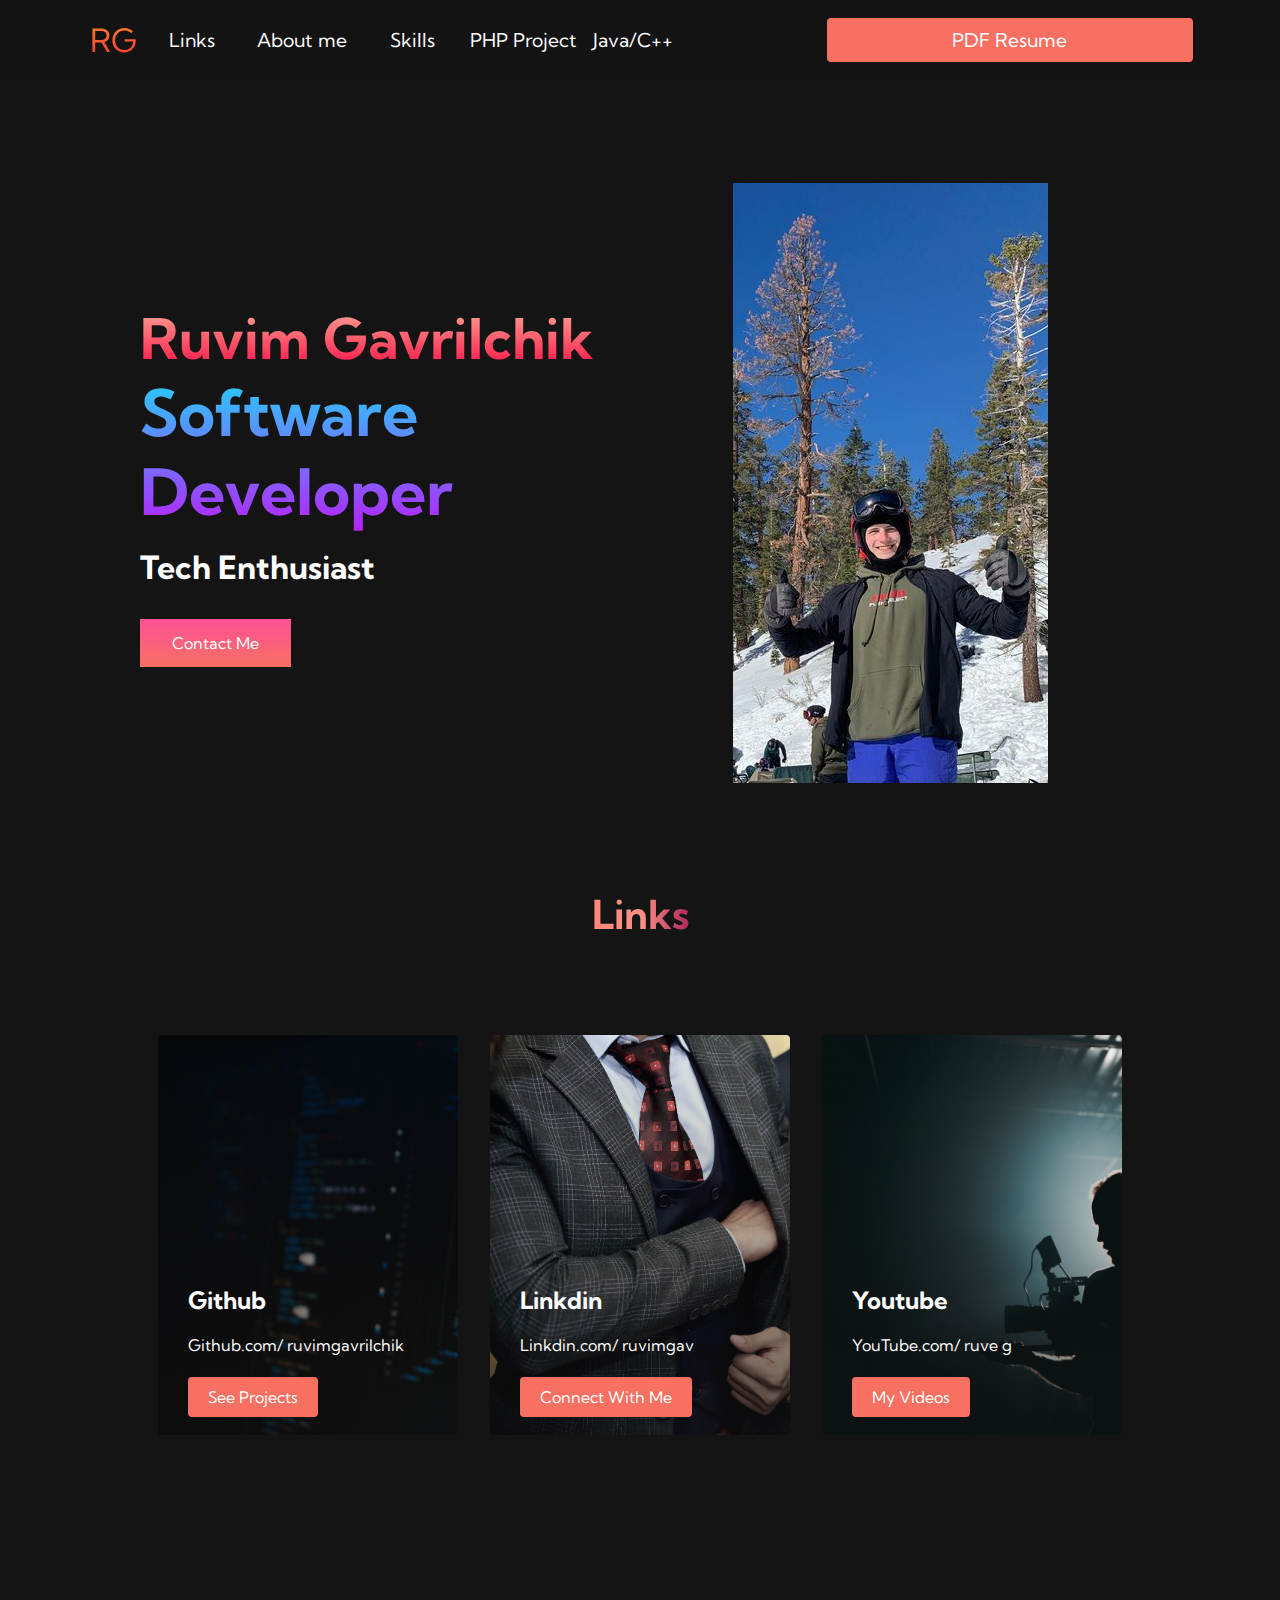
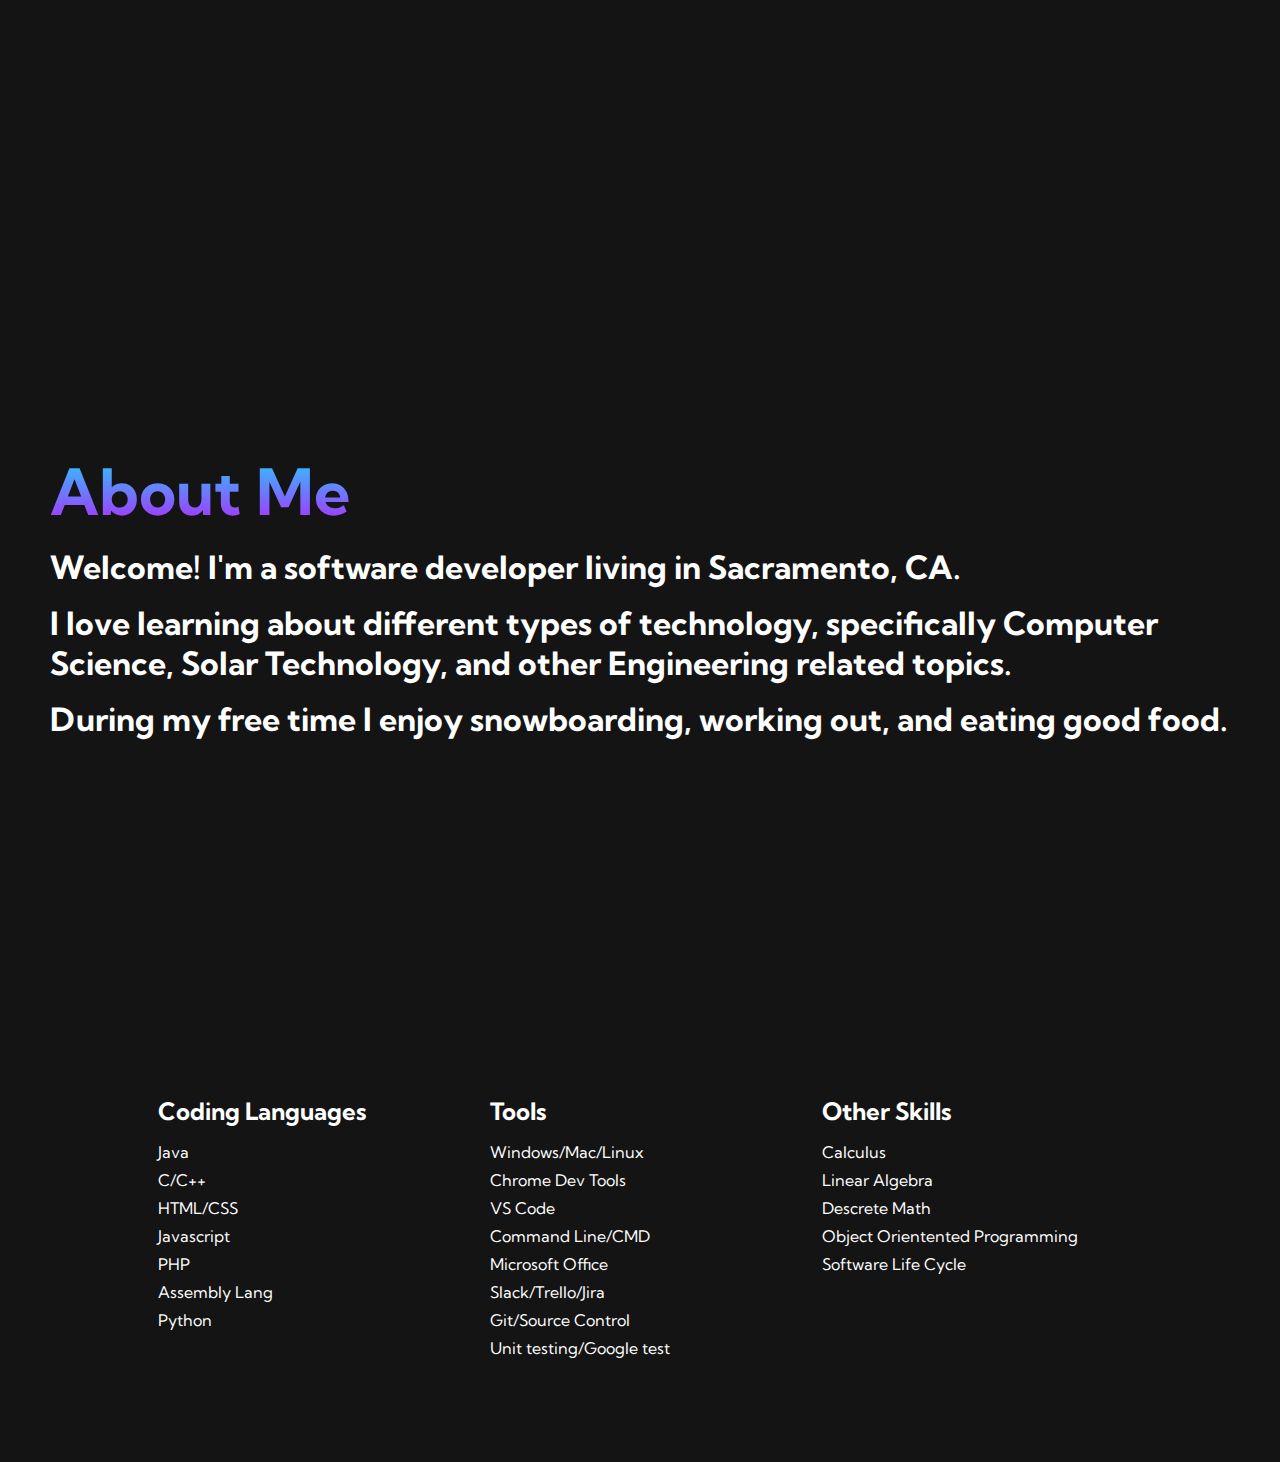
<file: index.html>
<!DOCTYPE html>
<html lang="en">
  <head>
    <meta charset="UTF-8">
    <meta name="viewport" content="width=device-width, initial-scale=1.0">
    <meta http-equiv="X-UA-Compatible" content="ie=edge">
    <title>Ruvim G</title>
    <link rel="stylesheet" href="style/contactstyles.css">
    <link rel="stylesheet" href="style/styles.css">
    <!-- Fontawesome.com --> 
    <link href="https://fonts.googleapis.com/css2?family=Kumbh+Sans:wght@400;700&display=swap" rel="stylesheet">
  </head>
  <body>

    <!-- navigation bar section -->
    <nav class="navbar">
      <div class="navbar__container">
        <a href="/index.html" id="navbar__logo">RG</a>
        <div class="navbar__toggle" id="mobile-menu">
          <span class="bar"></span>
          <span class="bar"></span>
          <span class="bar"></span>    
        </div>
        <ul class="navbar__menu">
          <li class="navbar__item">
            <a href="#link" class="navbar__links">Links</a>
          </li>
          <li class="navbar__item">
            <a href="#about" class="navbar__links">About me</a>
          </li>
          <li class="navbar__item">
            <a href="/index.html" class="navbar__links">Skills</a>
          </li>
          <li class="navbar__item">
            <a href="/Project_1.html" class="navbar__links">PHP Project</a>
          </li>
          <li class="navbar__item">
            <a href="/Project_2.html" class="navbar__links">Java/C++</a>
          </li>
          <li class="navbar__btn">
            <a href="/Ruvim Gavrilchik Resume 2022.pdf" class="button" target="_blank">PDF Resume</a>
          </li>
        </ul>
      </div>
    </nav>

    <!-- HERO SECTION -->

    <div class="main" id="main">
      <div class="main__container">

        <div class="main__content">
          <h1>Ruvim Gavrilchik</h1>
          <h2> Software Developer</h2>
          <p> Tech Enthusiast </p>
          <button class="main__btn"><a href="/contact.html">Contact Me</a></button>
        </div>

        <div class="main__img--container">
          <img src="images/profilepic.jpg" alt="Picture of yours truly" id="main__img">
        </div>

      </div>
    </div>

    <!-- link SECTION -->
    <div class="link" id="link">
      <h1>Links</h1>
      <div class="link__container">
        
        <!--link 1-->
        <div class="link__card">
          <h2>Github</h2>
          <p>Github.com/ ruvimgavrilchik</p>
          <button class="main__btn">
            <a href="https://github.com/ruvimgavrilchik" target="_blank">See Projects</a>
          </button>
        </div>

        <!--link 2-->
        <div class="link__card">
          <h2>Linkdin</h2>
          <p>Linkdin.com/ ruvimgav</p>
          <button class="main__btn">
            <a href="https://www.linkedin.com/in/ruvimgav/" target="_blank">Connect With Me</a>
          </button>
        </div>

        <!--link 3-->
        <div class="link__card">
          <h2>Youtube</h2>
          <p>YouTube.com/ ruve g</p>
          <button class="main__btn">
            <a href="https://www.youtube.com/channel/UCnFqGnpHzXiRj4AakbyGQQw" target="_blank">My Videos</a>
          </button>
        </div>

      </div>
    </div>
    

    <!-- About Me SECTION -->
    <div class="about" id="about">
      <div class="about__container">

        <div class="about__content">
          <h2>About Me</h2>
          <p> Welcome! I'm a software developer living in Sacramento, CA. <br> </p>
          <p> I love learning about different types of technology, 
              specifically Computer Science, Solar Technology, and other Engineering related topics.
          </p>
          <p> During my free time I enjoy snowboarding, working out, and eating good food.</p>
        </div>

      </div>
    </div>





    <!-- Footer SECTION 
    mobile friendly
    mobile optimized
    responsive design -->
    
    <div class="footer__container">
      
      <div class="footer__links">
        <div class="footer__link--wrapper">
          <div class="footer__link--items">
            <h2> Coding Languages </h2>
            <a href="/">Java </a>
            <a href="/">C/C++</a>
            <a href="/">HTML/CSS</a>
            <a href="/">Javascript</a>
            <a href="/">PHP</a>
            <a href="/">Assembly Lang</a>
            <a href="/">Python</a>
          </div>

          <div class="footer__link--items">
            <h2>Tools </h2>
            <a href="/">Windows/Mac/Linux</a>
            <a href="/">Chrome Dev Tools</a>
            <a href="/">VS Code</a>
            <a href="/">Command Line/CMD</a>
            <a href="/">Microsoft Office</a>
            <a href="/">Slack/Trello/Jira</a>
            <a href="/">Git/Source Control</a>
            <a href="/">Unit testing/Google test</a>
          </div>

          <div class="footer__link--items">
            <h2> Other Skills </h2>
            <a href="/">Calculus</a>
            <a href="/">Linear Algebra</a>
            <a href="/">Descrete Math</a>
            <a href="/">Object Orientented Programming</a>
            <a href="/">Software Life Cycle</a>
          </div>

        </div>
      </div>
    </div>

    <script src="app.js"></script>
    
  </body>
</html>
</file>
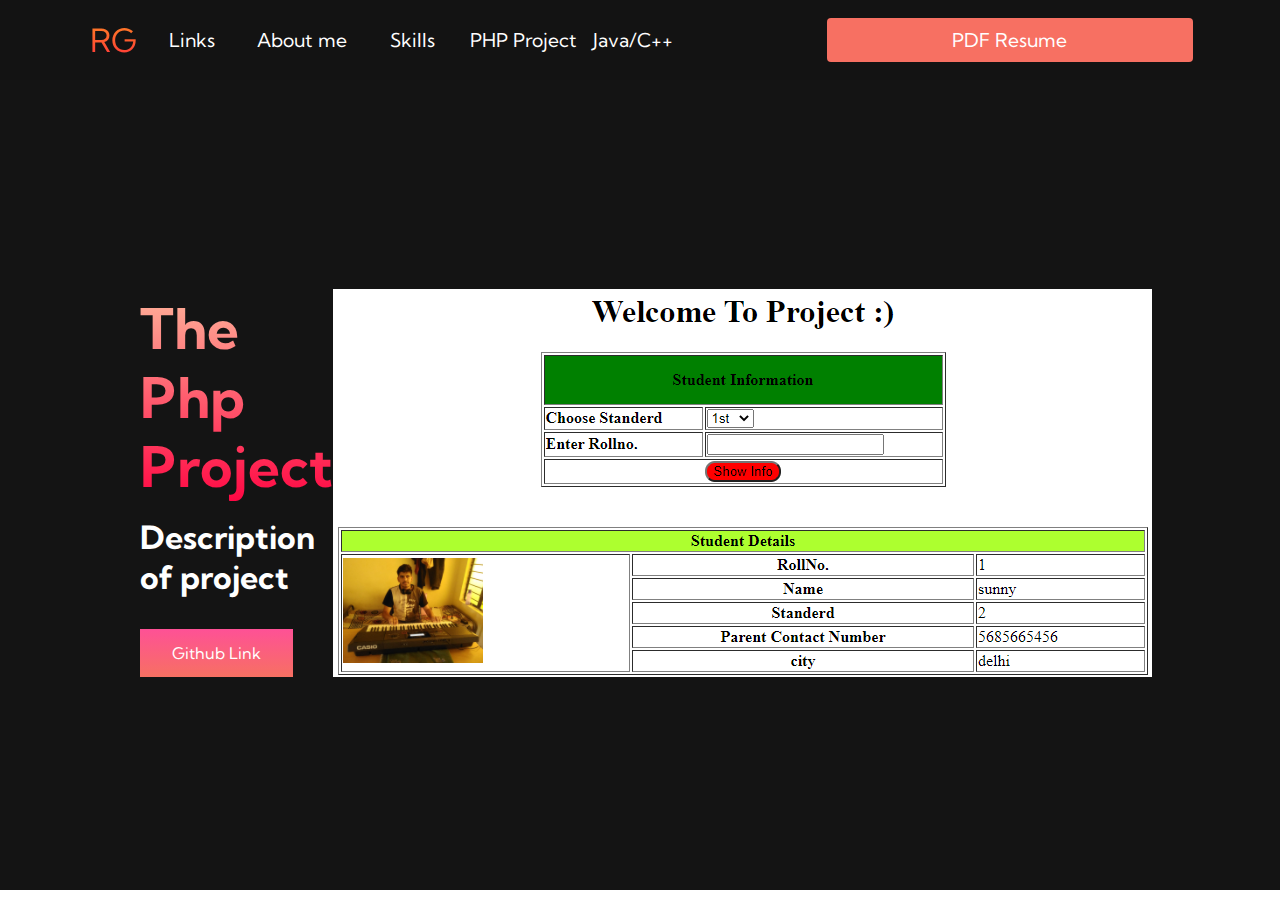
<file: Project_1.html>
<!DOCTYPE html>
<html lang="en">
  <head>
    <meta charset="UTF-8">
    <meta name="viewport" content="width=device-width, initial-scale=1.0">
    <meta http-equiv="X-UA-Compatible" content="ie=edge">
    <title>Ruvim G</title>
    <link rel="stylesheet" href="style/styles.css">
    <!-- Fontawesome.com --> 
    <link href="https://fonts.googleapis.com/css2?family=Kumbh+Sans:wght@400;700&display=swap" rel="stylesheet">
  </head>
  <body>

    <!-- navigation bar section -->
    <nav class="navbar">
      <div class="navbar__container">
        <a href="/index.html" id="navbar__logo">RG</a>
        <div class="navbar__toggle" id="mobile-menu">
          <span class="bar"></span>
          <span class="bar"></span>
          <span class="bar"></span>    
        </div>
        <ul class="navbar__menu">
          <li class="navbar__item">
            <a href="/index.html#link" class="navbar__links">Links</a>
          </li>
          <li class="navbar__item">
            <a href="/index.html#about" class="navbar__links">About me</a>
          </li>
          <li class="navbar__item">
            <a href="/index.html" class="navbar__links">Skills</a>
          </li>
          <li class="navbar__item">
            <a href="/Project_1.html" class="navbar__links">PHP Project</a>
          </li>
          <li class="navbar__item">
            <a href="/Project_2.html" class="navbar__links">Java/C++</a>
          </li>
          <li class="navbar__btn">
            <a href="/Ruvim Gavrilchik Resume 2022.pdf" class="button" target="_blank">PDF Resume</a>
          </li>
        </ul>
      </div>
    </nav>

    <!-- HERO SECTION -->

    <div class="main">
      <div class="main__container">

        <div class="main__content">
          <h1>The Php Project</h1>
          <p> Description of project </p>
          <button class="main__btn"><a href="/">Github Link</a></button>
        </div>

        <div class="main__img--container">
          <img src="images/php__project.png" alt="Preview of my php project" id="main__img">
        </div>

      </div>
    </div>



    <script src="app.js"></script>
    
  </body>
</html>
</file>
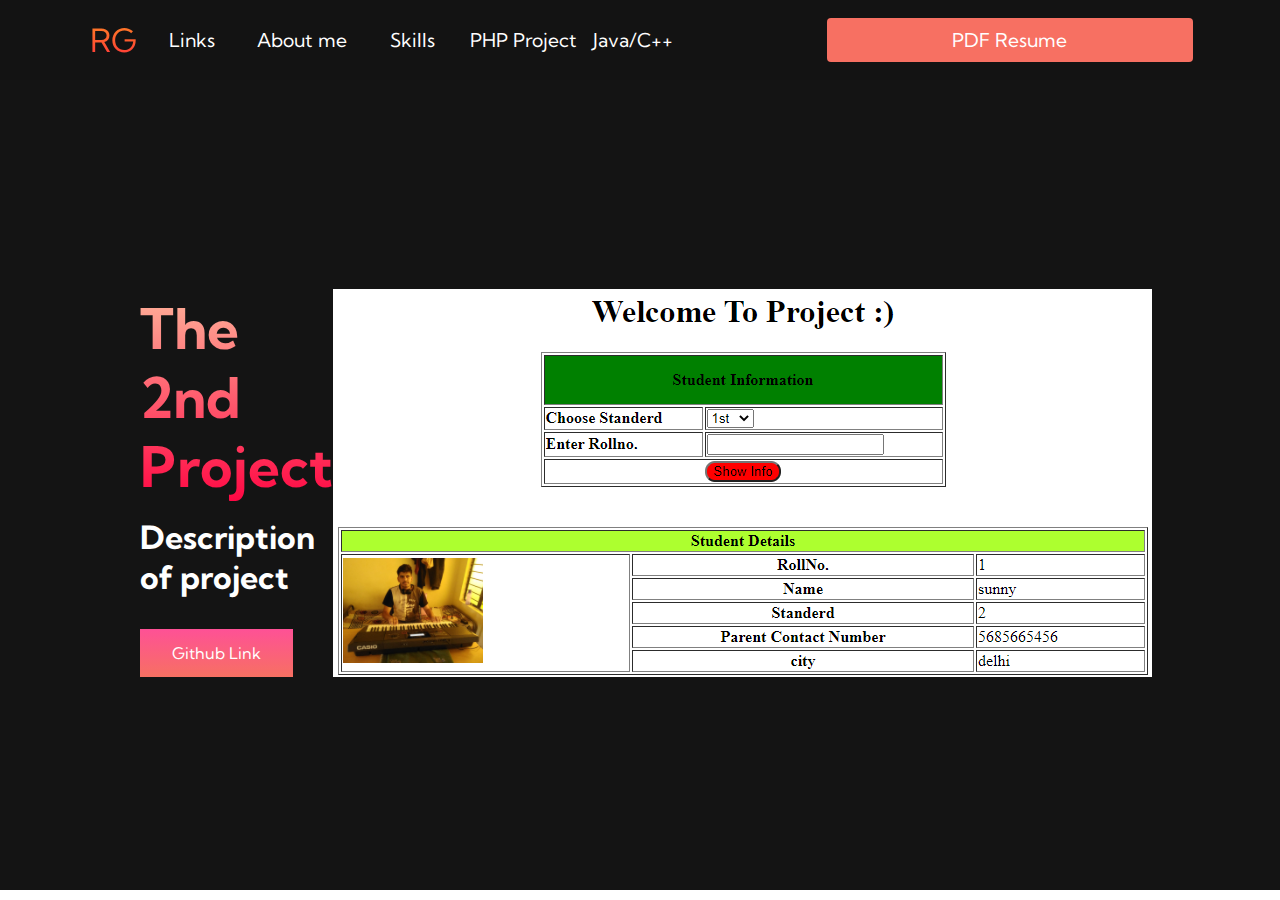
<file: Project_2.html>
<!DOCTYPE html>
<html lang="en">
  <head>
    <meta charset="UTF-8">
    <meta name="viewport" content="width=device-width, initial-scale=1.0">
    <meta http-equiv="X-UA-Compatible" content="ie=edge">
    <title>Ruvim G</title>
    <link rel="stylesheet" href="style/styles.css">
    <!-- Fontawesome.com --> 
    <link href="https://fonts.googleapis.com/css2?family=Kumbh+Sans:wght@400;700&display=swap" rel="stylesheet">
  </head>
  <body>

    <!-- navigation bar section -->
    <nav class="navbar">
      <div class="navbar__container">
        <a href="/index.html" id="navbar__logo">RG</a>
        <div class="navbar__toggle" id="mobile-menu">
          <span class="bar"></span>
          <span class="bar"></span>
          <span class="bar"></span>    
        </div>
        <ul class="navbar__menu">
          <li class="navbar__item">
            <a href="/index.html#link" class="navbar__links">Links</a>
          </li>
          <li class="navbar__item">
            <a href="/index.html#about" class="navbar__links">About me</a>
          </li>
          <li class="navbar__item">
            <a href="/index.html" class="navbar__links">Skills</a>
          </li>
          <li class="navbar__item">
            <a href="/Project_1.html" class="navbar__links">PHP Project</a>
          </li>
          <li class="navbar__item">
            <a href="/Project_2.html" class="navbar__links">Java/C++</a>
          </li>
          <li class="navbar__btn">
            <a href="/Ruvim Gavrilchik Resume 2022.pdf" class="button" target="_blank">PDF Resume</a>
          </li>
        </ul>
      </div>
    </nav>

    <!-- HERO SECTION -->

    <div class="main">
      <div class="main__container">

        <div class="main__content">
          <h1>The 2nd Project</h1>
          <p> Description of project </p>
          <button class="main__btn"><a href="/">Github Link</a></button>
        </div>

        <div class="main__img--container">
          <img src="images/php__project.png" alt="Preview of my second project" id="main__img">
        </div>

      </div>
    </div>

    <script src="app.js"></script>
    
  </body>
</html>
</file>
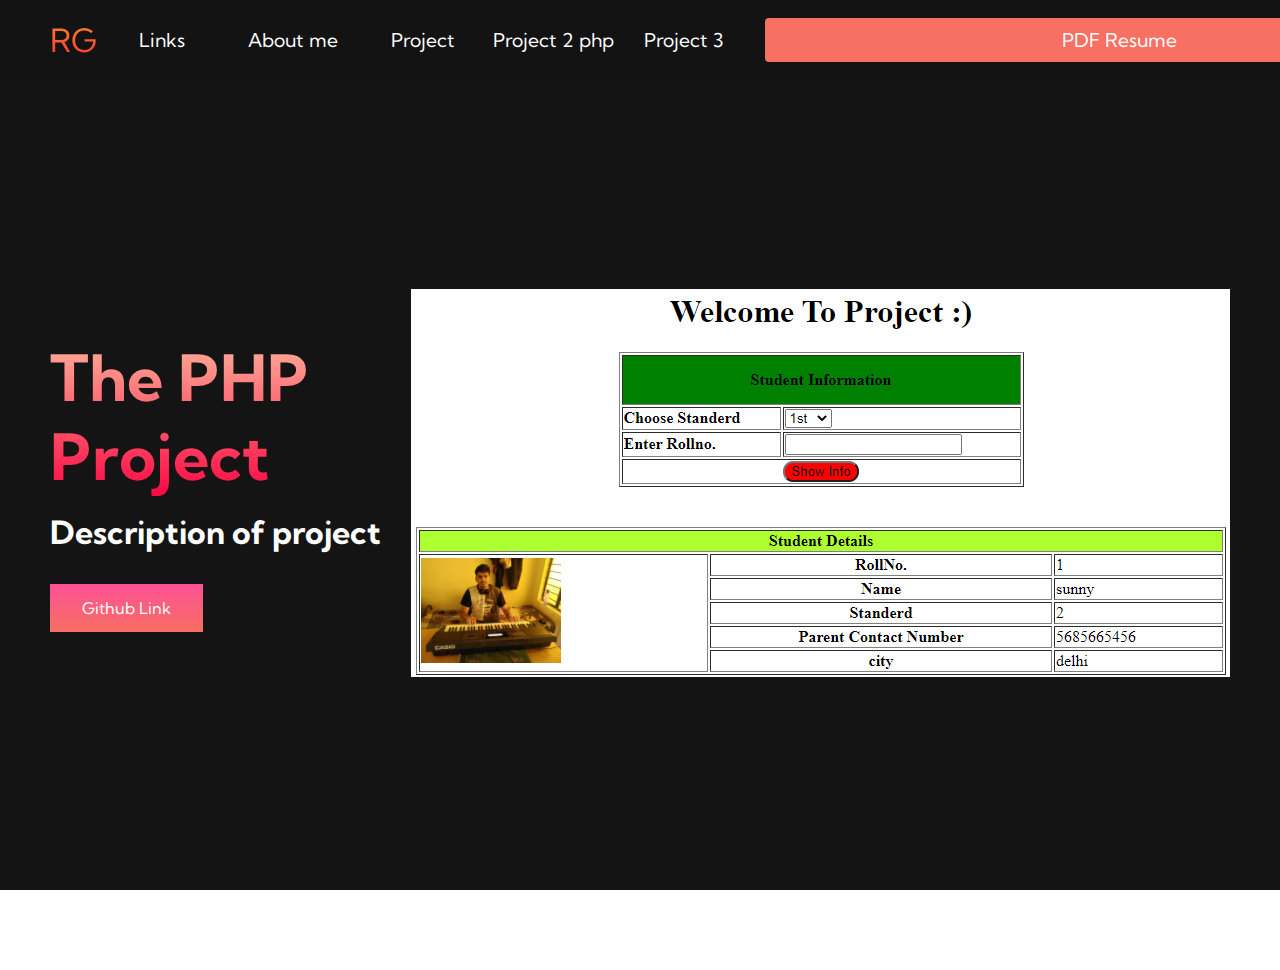
<file: tech.html>
<!DOCTYPE html>
<html lang="en">
  <head>
    <meta charset="UTF-8">
    <meta name="viewport" content="width=device-width, initial-scale=1.0">
    <meta http-equiv="X-UA-Compatible" content="ie=edge">
    <title>Ruvim G</title>
    <link rel="stylesheet" href="styles.css">
    <!-- Fontawesome.com --> 
    <link href="https://fonts.googleapis.com/css2?family=Kumbh+Sans:wght@400;700&display=swap" rel="stylesheet">
  </head>
  <body>

    <!-- Top navigation bar section -->
    <nav class="navbar">
      <div class="navbar__container">
        <a href="/" id="navbar__logo">RG</a>
        <div class="navbar__toggle" id="mobile-menu">
          <span class="bar"></span>
          <span class="bar"></span>
          <span class="bar"></span>    
        </div>
        <ul class="navbar__menu">
          <li class="navbar__item">
            <a href="/" class="navbar__links">Links</a>
          </li>
          <li class="navbar__item">
            <a href="/tech.html" class="navbar__links">About me</a>
          </li>
          <li class="navbar__item">
            <a href="/algo.php" class="navbar__links">Project </a>
          </li>
          <li class="navbar__item">
            <a href="/footer.php" class="navbar__links">Project 2 php</a>
          </li>
          <li class="navbar__item">
            <a href="/header.php" class="navbar__links">Project 3 </a>
          </li>
          <li class="navbar__btn">
            <a href="/" class="button">PDF Resume</a>
          </li>
        </ul>
      </div>
    </nav>

    <!-- HERO SECTION -->

    <div class="main">
      <div class="main__container">

        <div class="main__content">
          <h1>The PHP Project</h1>
          <p> Description of project </p>
          <button class="main__btn"><a href="/">Github Link</a></button>
        </div>

        <div class="main__img--container">
          <img src="images/php__project.png" alt="Preview of my PHP project" id="main__img">
        </div>

      </div>
    </div>




      <div class="social__media">
        <div class="social__media--wrap">
          <div class="footer__logo">
            <a href="/" id="footer__logo"><i class="fas fa-gem"></i>RG</a>
          </div>
          <p class="website__right">RG 2020. All Rights Reserved Copyright</p>
          <div class="social__icons">
            <a href="/" class="social__icon--link" target="_blank"><i class="fab fa-linkdin"></i></a>
            <a href="/" class="social__icon--link" target="_blank"><i class="fab fa-github"></i></a>
            <a href="/" class="social__icon--link" target="_blank"><i class="fab fa-youtube"></i></a>
          </div>
        </div>
      </div>
    </div>

    <script src="app.js"></script>
    
  </body>
</html>
</file>
<file: style/contactstyles.css>
/* Contact Section Css*/

.contact {
    background-color: #141414;
  }
  
  .contact__container {
    display: grid;
    grid-template-columns: 1fr 1fr;
    align-items: center;
    justify-self: center;
    margin: 0 auto;
    height: 90vh;
    background-color: #141414;
    z-index: 1;
    width: 100%;
    max-width: 1300px;
    padding: 0 50px;
  }
  
  /* targets h2 content in main__content div */
  .contact h1 {
    font-size: 4rem;
    background-color: #ff8177;
    background-image: linear-gradient(to top, #b721ff 0%, #21d4fd 100%);
    background-size: 100%;
    -webkit-background-clip: text;
    -moz-background-clip: text;
    -webkit-text-fill-color: transparent;
    -moz-text-fill-color: transparent;
  }
  
  .contact__btn {
    font-size: 1rem;
    background-image: linear-gradient(to top, #f77062 0%, #fe5196 100%);
    padding: 14px 32px;
    border: none;
    border-radius: 0px;
    color: #fff;
    margin-top: 2rem;
    cursor: pointer;
    position: relative;
    transition: all 0.35s;
    outline: none;
  }
  
  .form__control {
    width: 600px;
    font-weight: 650;
    background: transparent;
    border: none;
    outline: none;
    border-bottom: 1px solid rgb(119, 117, 117);
    color:#fff;
    font-size: 25px;
    margin-bottom: 20px;
  }
</file>
<file: style/styles.css>
*{
  box-sizing: border-box;
  margin: 0;
  padding: 0;
  font-family: 'Kumbh Sans', sans-serif;
}

.navbar {
  background: #131313;
  height: 80;
  display: flex;
  justify-content: center;
  align-items: center;
  font-size: 1.2rem;
  position: sticky;
  top: 0;
  z-index: 999;
}

.navbar__container {
  display:  flex;
  justify-content: space-between;
  height: 80;
  z-index: 1;
  width: 100%;
  max-width: 1200px;
  margin: 0 auto;
  padding: 0 50px;
}

#navbar__logo {
  background-color: #ff8177;
  background-image: linear-gradient(to top, #ff0844 0%, #ffb119 100%);
  background-size: 100%;
  -webkit-background-clip: text;
  -moz-background-clip: text;
  -webkit-text-fill-color: transparent;
  -moz-text-fill-color: transparent;
  display: flex;
  align-items: center;
  cursor: pointer;
  text-decoration: none;
  font-size: 2rem;
}

/* class for logo */ 
.fa-gem {
  margin-right: 0.5rem;
}

.navbar__menu {
  display: flex;
  align-items: center;
  list-style: none;
  text-align: center;
}

.navbar__item {
  height: 80px;
  width: 210px;
}

.navbar__links {
  color: #fff;
  display: flex;
  align-items: center;
  justify-content: center;
  text-decoration: none;
  padding: 0 1rm;
  height: 100%
}

.navbar__btn {
  display: flex;
  justify-content: center;
  align-items: center;
  padding: 0 1rem;
  width: 100%;
}

.button {
  display: flex;
  justify-content: center;
  align-items: center;
  text-decoration: none;
  padding: 10px 20px;
  height: 100%;
  width: 60%;
  border: none;
  outline: none;
  border-radius: 4px;
  background: #f77062;
  color: #fff;
}

.button:hover {
  background: #4837ff;
  transition: all 0.3s ease;
}

.navbar__links:hover {
  color: #f77062;
  transition: all 0.3s ease;
}

@media screen and (max-width: 960px) {
  .navbar__container{
    display: flex;
    justify-content: space-between;
    height: 80px;
    z-index: 1;
    width:100%;
    max-width: 1300px;
    padding: 0;
  }

  .navbar__menu {
    display: grid;
    grid-template-columns: auto;
    margin: 0;
    width: 100%;
    position: absolute;
    top: -1000px;
    opacity: 0;
    transition: all 0.5s ease;
    height: 50vh;
    z-index: -1;
  }

  .navbar__menu.active {
    background: #131313;
    top: 100%;
    opacity: 1;
    transition: all 0.5s ease;
    z-index: 99;
    height: 50vh;
    font-size: 1.6rem;
  }

  #navbar__logo {
    padding-left: 25px;
  }

  .navbar__toggle .bar {
    width: 25px;
    height: 3px;
    margin: 5px auto;
    transition: all 0.3s ease-in-out;
    background: #fff;
  }

  .navbar__item {
    width: 100%;
  }

  .navbar__links {
    text-align: center;
    padding: 2rem;
    width: 100%;
    display: table;
  }

  #mobile-menu {
    position: absolute;
    top: 20%;
    right: 5%;
    transform: translate(5%,20%);
  }

  .navbar__btn {
    padding-bottom: 2rem;
  }

  .button {
    display: flex;
    justify-content: center;
    align-items: center;
    width: 80%;
    height: 80px;
    margin: 0;
  }

  .navbar__toggle .bar {
    display: block;
    cursor: pointer;
  }

  #mobile-menu.is-active .bar:nth-child(2) {
    opacity: 0%;
  }
  
  #mobile-menu.is-active .bar:nth-child(1) {
    transform: translateY(8px) rotate(45deg);
  }
  
  #mobile-menu.is-active .bar:nth-child(3) {
    transform: translateY(-8px) rotate(-45deg);
  }

}























/* Hero Section Css*/

.main {
  background-color: #141414;
}

.main__container {
  display: grid;
  grid-template-columns: 1fr 1fr;
  align-items: center;
  justify-self: center;
  margin: 0 auto;
  height: 90vh;
  background-color: #141414;
  z-index: 1;
  width: 100%;
  max-width: 1100px;
  padding: 0 50px;
}

/* targets h1 content in main__content div */
.main__content h1 {
  font-size: 3.5rem;
  background-color: #ff8177;
  background-image: linear-gradient(to top, #ff0844 0%, #ffb199 100%);
  background-size: 100%;
  -webkit-background-clip: text;
  -moz-background-clip: text;
  -webkit-text-fill-color: transparent;
  -moz-text-fill-color: transparent;
}

/* targets h2 content in main__content div */
.main__content h2 {
  font-size: 4rem;
  background-color: #ff8177;
  background-image: linear-gradient(to top, #b721ff 0%, #21d4fd 100%);
  background-size: 100%;
  -webkit-background-clip: text;
  -moz-background-clip: text;
  -webkit-text-fill-color: transparent;
  -moz-text-fill-color: transparent;
}

.main__content p {
  margin-top: 1rem;
  font-size: 2rem;
  font-weight: 700;
  color:#fff;
  /*google fonts kumbh*/
}


.main__btn {
  font-size: 1rem;
  background-image: linear-gradient(to top, #f77062 0%, #fe5196 100%);
  padding: 14px 32px;
  border: none;
  border-radius: 0px;
  color: #fff;
  margin-top: 2rem;
  cursor: pointer;
  position: relative;
  transition: all 0.35s;
  outline: none;
}

.main__btn a {
  position: relative;
  z-index: 2;
  color: #fff;
  text-decoration: none;
}

.main__btn:after {
  position: absolute;
  content: '';
  top: 0;
  left: 0;
  width: 0;
  height: 100%;
  background: #4837ff;
  transition: all 0.35s;
  border-radius: 4px;
}

.main__btn:hover {
  color: #fff;
}

.main__btn:hover:after{
  width:100%;
}

.main__img--container {
  text-align:center;

}

#main_img {
  height: 50%;
  width: 50%;
}



/*   Mobile responsiveness */
@media screen and (max-width: 768px) {
  .main__container{
    display: grid;
    grid-template-columns: auto;
    align-items: center;
    justify-self: center;
    width: 100%;
    margin: 0 auto;
    height: 090vh;
  }

  .main__content {
    text-align: center;
    margin-bottom: 4rem;
  }

  .main__content h1 {
    font-size: 2.5rem;
    margin-top: 2rem;
  }

  .main__content h2 {
    font-size: 3rem;
  }

  .main__content p {
    margin-top: 1rem;
    font-size: 1.5rem;
  }
}

/*same as above but make it for 480 px */
@media screen and (max-width: 480px) {
  .main__container{
    display: grid;
    grid-template-columns: auto;
    align-items: center;
    justify-self: center;
    width: 100%;
    margin: 0 auto;
    height: 090vh;
  }

  .main__content {
    text-align: center;
    margin-bottom: 4rem;
  }

  .main__content h1 {
    font-size: 2rem;
    margin-top: 3rem;
  }

  .main__content h2 {
    font-size: 2rem;
  }

  .main__content p {
    margin-top: 2rem;
    font-size: 1.5rem;
  }

  .main__btn {
    padding: 12px 36px;
    margin: 2.5rem 0;
  }

}




















/* Links */
.link {
  background: #141414;
  display: flex;
  flex-direction: column;
  align-items: center;
  height: 100vh;
}

.link h1 {
  background-color: #ff8177;
  background-image: linear-gradient(to right, 
  #ff8177 0%, 
  #ff867a 0%, 
  #ff8c7f 21%, 
  #f99185 52%, 
  #cf556c 78%, 
  #b12a5b 100%
  );
  background-size: 100%;
  margin-bottom: 5rem;
  font-size: 2.5rem;
  -webkit-background-clip: text;
  -moz-background-clip: text;
  -webkit-text-fill-color: transparent;
  -moz-text-fill-color: transparent;
}

.link__container {
  display: flex;
  justify-content: center;
  flex-wrap: nowrap;
}

.link__card {
  margin: 1rem;
  height: 400px;
  width: 300px;
  border-radius: 4px;
  /*linear gradiant makes the background a little darker to help user read text better*/
  background-image: linear-gradient(to bottom, 
    rgba(0,0,0,0) 0%, 
    rgba(17,17,17,0.6) 100%), 
    url('/images/code.jpg');
  background-size: cover;
  position: relative;
  color: #fff;
}

.link__card:nth-child(2) {
  background-image: linear-gradient(to bottom, 
  rgba(0,0,0,0) 0%, 
  rgba(17,17,17,0.6) 100%), 
  url('/images/suit.jpg');
}

.link__card:nth-child(3) {
  background-image: linear-gradient(to bottom, 
  rgba(0,0,0,0) 0%, 
  rgba(17,17,17,0.6) 100%), 
  url('/images/youtube.jpg');
}

.link h2 {
  position: absolute;
  top: 250px;
  left: 30px;
}

.link__card p {
  position: absolute;
  top: 300px;
  left: 30px;
}

.link__card button {
  color: #fff;
  padding: 10px 20px;
  border: none;
  outline: none;
  border-radius: 4px;
  background: #f77062;
  position: absolute;
  top:310px;
  left: 30px;
  font-size: 1rem;
  cursor: pointer;
}

.link__card:hover {
  /*makes pic pop*/
  transform: scale(1.075);
  transition: all 0.2s ease-in;
  cursor: pointer;
}


/*responsive design for Skills section */
@media screen and (max-width: 960px) {
  .link{
    height: 1600px;
  }

  .link h1 {
    font-size: 2rem;
    margin-top: 18rem;
  }
}

@media screen and (max-width: 480px) {
  .link{
    height: 1400px;
  }

  .link h1 {
    font-size: 1.2rem;
  }

  .link__card {
    width: 300px;
  }
}


























/* About Section Css*/

.about {
  background-color: #141414;
}

.about__container {
  display: grid;
  align-items: center;
  justify-self: center;
  margin: 0 auto;
  height: 90vh;
  background-color: #141414;
  z-index: 1;
  width: 100%;
  max-width: 1300px;
  padding: 0 50px;
}

/* targets h2 content in main__content div */
.about__content h2 {
  font-size: 4rem;
  background-color: #ff8177;
  background-image: linear-gradient(to top, #b721ff 0%, #21d4fd 100%);
  background-size: 100%;
  -webkit-background-clip: text;
  -moz-background-clip: text;
  -webkit-text-fill-color: transparent;
  -moz-text-fill-color: transparent;
}

.about__content p {
  margin-top: 1rem;
  font-size: 2rem;
  font-weight: 700;
  color:#fff;
  /*google fonts kumbh*/
}



/*   Mobile responsiveness */
@media screen and (max-width: 768px) {
  .about__container{
    display: grid;
    grid-template-columns: auto;
    align-items: center;
    justify-self: center;
    width: 100%;
    margin: 0 auto;
    height: 090vh;
  }

  .about__content {
    text-align: center;
    margin-bottom: 4rem;
  }

  .about__content h2 {
    font-size: 3rem;
  }

  .about__content p {
    margin-top: 1rem;
    font-size: 1.5rem;
  }
}

/*same as above but make it for 480 px */
@media screen and (max-width: 480px) {
  .about__container{
    display: grid;
    align-items: center;
    justify-self: center;
    width: 100%;
    margin: 0 auto;
    height: 090vh;
  }

  .about__content {
    text-align: center;
    margin-bottom: 4rem;
  }

  .about__content h2 {
    font-size: 1.5rem;
  }

  .about__content p {
    margin-top: 2rem;
    font-size: 1.0rem;
  }
}















/*footer*/

.footer__container {
  background-color: #141414;
  padding: 5rem 0;
  display: flex;
  flex-direction: column;
  justify-content: center;
  align-items: center;

}


#footer__logo {
  color: #fff;
  display: flex;
  align-items: center;
  cursor: pointer;
  text-decoration: none;
  font-size: 2rem;

}

.footer__link {
  width: 100%;
  max-width: 1000px;
  display: flex;
  justify-content: center;
}

.footer__link--wrapper{
  display: flex;
}

.footer__link--items {
  display: flex;
  flex-direction: column;
  align-items: flex-start;
  margin: 16px;
  text-align: left;
  width: 300px;
  box-sizing: border-box;
}


.footer__link--items h2 {
  margin-bottom: 16px;
}

.footer__link--items > h2 {
  color: #fff;
}

.footer__link--items a {
  color: #fff;
  text-decoration: none;
  margin-bottom: 0.5rem;

}


.footer__link--items a:hover{
  color: #ff8177;
  transform: 0.3s ease-out;

}


/* social icons */
.social__icon--link {
  color: #fff;
  font-size: 24px;

}

.social__media {
  max-width: 1000px;
  width: 100%;
}

.social__media--wrap {
  display: flex;
  justify-self: space-between;
  align-items: center;
  width: 90%;
  max-width: 1000px;
  margin: 40px auto 0 auto;
}

.social__icon {
  display: flex;
  justify-content: space-between;
  align-items: center;
  width: 240px;

}

.social__logo {
  color: #fff;
  justify-self: flex-start;
  margin-left: 20px;
  cursor: pointer;
  text-decoration: none;
  font-size: 2rem;
  display: flex;
  align-items: center;
  margin-bottom: 16px;
}

.website__right {
  color: #fff;
}


@media screen and (max-width: 820px){
  .footer__link {
    padding-top: 2rem;

  }

  #footer_logo {
    margin-bottom: 2rem;
  }

  .footer__right {
    margin-bottom: 2rem;
  }

  .footer__link--wrapper {
    flex-direction: column;
  }

  .social__media--wrap {
    flex-direction: column;
  }

}


@media screen and (max-width:480px) {
  .footer__link--items {
    margin: 0;
    padding: 10px;
    width: 100%;
  }
}
</file>
<file: styles.css>
*{
  box-sizing: border-box;
  margin: 0;
  padding: 0;
  font-family: 'Kumbh Sans', sans-serif;
}

.navbar {
  background: #131313;
  height: 80;
  display: flex;
  justify-content: center;
  align-items: center;
  font-size: 1.2rem;
  position: sticky;
  top: 0;
  z-index: 999;
}

.navbar__container {
  display:  flex;
  justify-content: space-between;
  height: 80;
  z-index: 1;
  width: 100%;
  max-width: 1600px;
  margin: 0 auto;
  padding: 0 50px;
}

#navbar__logo {
  background-color: #ff8177;
  background-image: linear-gradient(to top, #ff0844 0%, #ffb119 100%);
  background-size: 100%;
  -webkit-background-clip: text;
  -moz-background-clip: text;
  -webkit-text-fill-color: transparent;
  -moz-text-fill-color: transparent;
  display: flex;
  align-items: center;
  cursor: pointer;
  text-decoration: none;
  font-size: 2rem;
}

/* class for logo */ 
.fa-gem {
  margin-right: 0.5rem;
}

.navbar__menu {
  display: flex;
  align-items: center;
  list-style: none;
  text-align: center;
}

.navbar__item {
  height: 80px;
  width: 250px;
}

.navbar__links {
  color: #fff;
  display: flex;
  align-items: center;
  justify-content: center;
  text-decoration: none;
  padding: 0 1rm;
  height: 100%
}

.navbar__btn {
  display: flex;
  justify-content: center;
  align-items: center;
  padding: 0 1rem;
  width: 100%;
}

.button {
  display: flex;
  justify-content: center;
  align-items: center;
  text-decoration: none;
  padding: 10px 20px;
  height: 100%;
  width: 100%;
  border: none;
  outline: none;
  border-radius: 4px;
  background: #f77062;
  color: #fff;
}

.button:hover {
  background: #4837ff;
  transition: all 0.3s ease;
}

.navbar__links:hover {
  color: #f77062;
  transition: all 0.3s ease;
}

@media screen and (max-width: 960px) {
  .navbar__container{
    display: flex;
    justify-content: space-between;
    height: 80px;
    z-index: 1;
    width:100%;
    max-width: 1300px;
    padding: 0;
  }

  .navbar__menu {
    display: grid;
    grid-template-columns: auto;
    margin: 0;
    width: 100%;
    position: absolute;
    top: -1000px;
    opacity: 0;
    transition: all 0.5s ease;
    height: 50vh;
    z-index: -1;
  }

  .navbar__menu.active {
    background: #131313;
    top: 100%;
    opacity: 1;
    transition: all 0.5s ease;
    z-index: 99;
    height: 50vh;
    font-size: 1.6rem;
  }

  #navbar__logo {
    padding-left: 25px;
  }

  .navbar__toggle .bar {
    width: 25px;
    height: 3px;
    margin: 5px auto;
    transition: all 0.3s ease-in-out;
    background: #fff;
  }

  .navbar__item {
    width: 100%;
  }

  .navbar__links {
    text-align: center;
    padding: 2rem;
    width: 100%;
    display: table;
  }

  #mobile-menu {
    position: absolute;
    top: 20%;
    right: 5%;
    transform: translate(5%,20%);
  }

  .navbar__btn {
    padding-bottom: 2rem;
  }

  .button {
    display: flex;
    justify-content: center;
    align-items: center;
    width: 80%;
    height: 80px;
    margin: 0;
  }

  .navbar__toggle .bar {
    display: block;
    cursor: pointer;
  }

  #mobile-menu.is-active .bar:nth-child(2) {
    opacity: 0%;
  }
  
  #mobile-menu.is-active .bar:nth-child(1) {
    transform: translateY(8px) rotate(45deg);
  }
  
  #mobile-menu.is-active .bar:nth-child(3) {
    transform: translateY(-8px) rotate(-45deg);
  }

}























/* Hero Section Css*/

.main {
  background-color: #141414;
}

.main__container {
  display: grid;
  grid-template-columns: 1fr 1fr;
  align-items: center;
  justify-self: center;
  margin: 0 auto;
  height: 90vh;
  background-color: #141414;
  z-index: 1;
  width: 100%;
  max-width: 1300px;
  padding: 0 50px;
}

/* targets h1 content in main__content div */
.main__content h1 {
  font-size: 4rem;
  background-color: #ff8177;
  background-image: linear-gradient(to top, #ff0844 0%, #ffb199 100%);
  background-size: 100%;
  -webkit-background-clip: text;
  -moz-background-clip: text;
  -webkit-text-fill-color: transparent;
  -moz-text-fill-color: transparent;
}

/* targets h2 content in main__content div */
.main__content h2 {
  font-size: 4rem;
  background-color: #ff8177;
  background-image: linear-gradient(to top, #b721ff 0%, #21d4fd 100%);
  background-size: 100%;
  -webkit-background-clip: text;
  -moz-background-clip: text;
  -webkit-text-fill-color: transparent;
  -moz-text-fill-color: transparent;
}

.main__content p {
  margin-top: 1rem;
  font-size: 2rem;
  font-weight: 700;
  color:#fff;
  /*google fonts kumbh*/
}


.main__btn {
  font-size: 1rem;
  background-image: linear-gradient(to top, #f77062 0%, #fe5196 100%);
  padding: 14px 32px;
  border: none;
  border-radius: 0px;
  color: #fff;
  margin-top: 2rem;
  cursor: pointer;
  position: relative;
  transition: all 0.35s;
  outline: none;
}

.main__btn a {
  position: relative;
  z-index: 2;
  color: #fff;
  text-decoration: none;
}

.main__btn:after {
  position: absolute;
  content: '';
  top: 0;
  left: 0;
  width: 0;
  height: 100%;
  background: #4837ff;
  transition: all 0.35s;
  border-radius: 4px;
}

.main__btn:hover {
  color: #fff;
}

.main__btn:hover:after{
  width:100%;
}

.main__img--container {
  text-align:center;

}

#main_img {
  height: 50%;
  width: 50%;
}



/*   Mobile responsiveness */
@media screen and (max-width: 768px) {
  .main__container{
    display: grid;
    grid-template-columns: auto;
    align-items: center;
    justify-self: center;
    width: 100%;
    margin: 0 auto;
    height: 090vh;
  }

  .main__content {
    text-align: center;
    margin-bottom: 4rem;
  }

  .main__content h1 {
    font-size: 2.5rem;
    margin-top: 2rem;
  }

  .main__content h2 {
    font-size: 3rem;
  }

  .main__content p {
    margin-top: 1rem;
    font-size: 1.5rem;
  }
}

/*same as above but make it for 480 px */
@media screen and (max-width: 480px) {
  .main__container{
    display: grid;
    grid-template-columns: auto;
    align-items: center;
    justify-self: center;
    width: 100%;
    margin: 0 auto;
    height: 090vh;
  }

  .main__content {
    text-align: center;
    margin-bottom: 4rem;
  }

  .main__content h1 {
    font-size: 2rem;
    margin-top: 3rem;
  }

  .main__content h2 {
    font-size: 2rem;
  }

  .main__content p {
    margin-top: 2rem;
    font-size: 1.5rem;
  }

  .main__btn {
    padding: 12px 36px;
    margin: 2.5rem 0;
  }

}




















/* Links */
.link {
  background: #141414;
  display: flex;
  flex-direction: column;
  align-items: center;
  height: 100vh;
}

.link h1 {
  background-color: #ff8177;
  background-image: linear-gradient(to right, 
  #ff8177 0%, 
  #ff867a 0%, 
  #ff8c7f 21%, 
  #f99185 52%, 
  #cf556c 78%, 
  #b12a5b 100%
  );
  background-size: 100%;
  margin-bottom: 5rem;
  font-size: 2.5rem;
  -webkit-background-clip: text;
  -moz-background-clip: text;
  -webkit-text-fill-color: transparent;
  -moz-text-fill-color: transparent;
}

.link__container {
  display: flex;
  justify-content: center;
  flex-wrap: wrap;
}

.link__card {
  margin: 1rem;
  height: 500px;
  width: 500px;
  border-radius: 4px;
  /*linear gradiant makes the background a little darker to help user read text better*/
  background-image: linear-gradient(to bottom, 
    rgba(0,0,0,0) 0%, 
    rgba(17,17,17,0.6) 100%), 
    url('/images/code.jpg');
  background-size: cover;
  position: relative;
  color: #fff;
}

.link__card:nth-child(2) {
  background-image: linear-gradient(to bottom, 
  rgba(0,0,0,0) 0%, 
  rgba(17,17,17,0.6) 100%), 
  url('/images/suit.jpg');
}

.link__card:nth-child(3) {
  background-image: linear-gradient(to bottom, 
  rgba(0,0,0,0) 0%, 
  rgba(17,17,17,0.6) 100%), 
  url('/images/youtube.jpg');
}

.link h2 {
  position: absolute;
  top: 350px;
  left: 30px;
}

.link__card p {
  position: absolute;
  top: 400px;
  left: 30px;
}

.link__card button {
  color: #fff;
  padding: 10px 20px;
  border: none;
  outline: none;
  border-radius: 4px;
  background: #f77062;
  position: absolute;
  top:410px;
  left: 30px;
  font-size: 1rem;
  cursor: pointer;
}

.link__card:hover {
  /*makes pic pop*/
  transform: scale(1.075);
  transition: all 0.2s ease-in;
  cursor: pointer;
}


/*responsive design for Skills section */
@media screen and (max-width: 960px) {
  .link{
    height: 1600px;
  }

  .link h1 {
    font-size: 2rem;
    margin-top: 18rem;
  }
}

@media screen and (max-width: 480px) {
  .link{
    height: 1400px;
  }

  .link h1 {
    font-size: 1.2rem;
  }

  .link__card {
    width: 300px;
  }
}


























/* About Section Css*/

.about {
  background-color: #141414;
}

.about__container {
  display: grid;
  align-items: center;
  justify-self: center;
  margin: 0 auto;
  height: 90vh;
  background-color: #141414;
  z-index: 1;
  width: 100%;
  max-width: 1300px;
  padding: 0 50px;
}

/* targets h2 content in main__content div */
.about__content h2 {
  font-size: 4rem;
  background-color: #ff8177;
  background-image: linear-gradient(to top, #b721ff 0%, #21d4fd 100%);
  background-size: 100%;
  -webkit-background-clip: text;
  -moz-background-clip: text;
  -webkit-text-fill-color: transparent;
  -moz-text-fill-color: transparent;
}

.about__content p {
  margin-top: 1rem;
  font-size: 2rem;
  font-weight: 700;
  color:#fff;
  /*google fonts kumbh*/
}



/*   Mobile responsiveness */
@media screen and (max-width: 768px) {
  .about__container{
    display: grid;
    grid-template-columns: auto;
    align-items: center;
    justify-self: center;
    width: 100%;
    margin: 0 auto;
    height: 090vh;
  }

  .about__content {
    text-align: center;
    margin-bottom: 4rem;
  }

  .about__content h2 {
    font-size: 3rem;
  }

  .about__content p {
    margin-top: 1rem;
    font-size: 1.5rem;
  }
}

/*same as above but make it for 480 px */
@media screen and (max-width: 480px) {
  .about__container{
    display: grid;
    align-items: center;
    justify-self: center;
    width: 100%;
    margin: 0 auto;
    height: 090vh;
  }

  .about__content {
    text-align: center;
    margin-bottom: 4rem;
  }

  .about__content h2 {
    font-size: 1.5rem;
  }

  .about__content p {
    margin-top: 2rem;
    font-size: 1.0rem;
  }
}















/*footer*/

.footer__container {
  background-color: #141414;
  padding: 5rem 0;
  display: flex;
  flex-direction: column;
  justify-content: center;
  align-items: center;

}


#footer__logo {
  color: #fff;
  display: flex;
  align-items: center;
  cursor: pointer;
  text-decoration: none;
  font-size: 2rem;

}

.footer__link {
  width: 100%;
  max-width: 1000px;
  display: flex;
  justify-content: center;
}

.footer__link--wrapper{
  display: flex;
}

.footer__link--items {
  display: flex;
  flex-direction: column;
  align-items: flex-start;
  margin: 16px;
  text-align: left;
  width: 300px;
  box-sizing: border-box;
}

.footer__link--items h2 {
  margin-bottom: 16px;
}

.footer__link--items > h2 {
  color: #fff;
}

.footer__link--items a {
  color: #fff;
  text-decoration: none;
  margin-bottom: 0.5rem;

}


.footer__link--items a:hover{
  color: #ff8177;
  transform: 0.3s ease-out;

}


/* social icons */
.social__icon--link {
  color: #fff;
  font-size: 24px;

}

.social__media {
  max-width: 1000px;
  width: 100%;
}

.social__media--wrap {
  display: flex;
  justify-self: space-between;
  align-items: center;
  width: 90%;
  max-width: 1000px;
  margin: 40px auto 0 auto;
}

.social__icon {
  display: flex;
  justify-content: space-between;
  align-items: center;
  width: 240px;

}

.social__logo {
  color: #fff;
  justify-self: flex-start;
  margin-left: 20px;
  cursor: pointer;
  text-decoration: none;
  font-size: 2rem;
  display: flex;
  align-items: center;
  margin-bottom: 16px;
}

.website__right {
  color: #fff;
}


@media screen and (max-width: 820px){
  .footer__link {
    padding-top: 2rem;

  }

  #footer_logo {
    margin-bottom: 2rem;
  }

  .footer__right {
    margin-bottom: 2rem;
  }

  .footer__link--wrapper {
    flex-direction: column;
  }

  .social__media--wrap {
    flex-direction: column;
  }

}


@media screen and (max-width:480px) {
  .footer__link--items {
    margin: 0;
    padding: 10px;
    width: 100%;
  }
}
</file>
